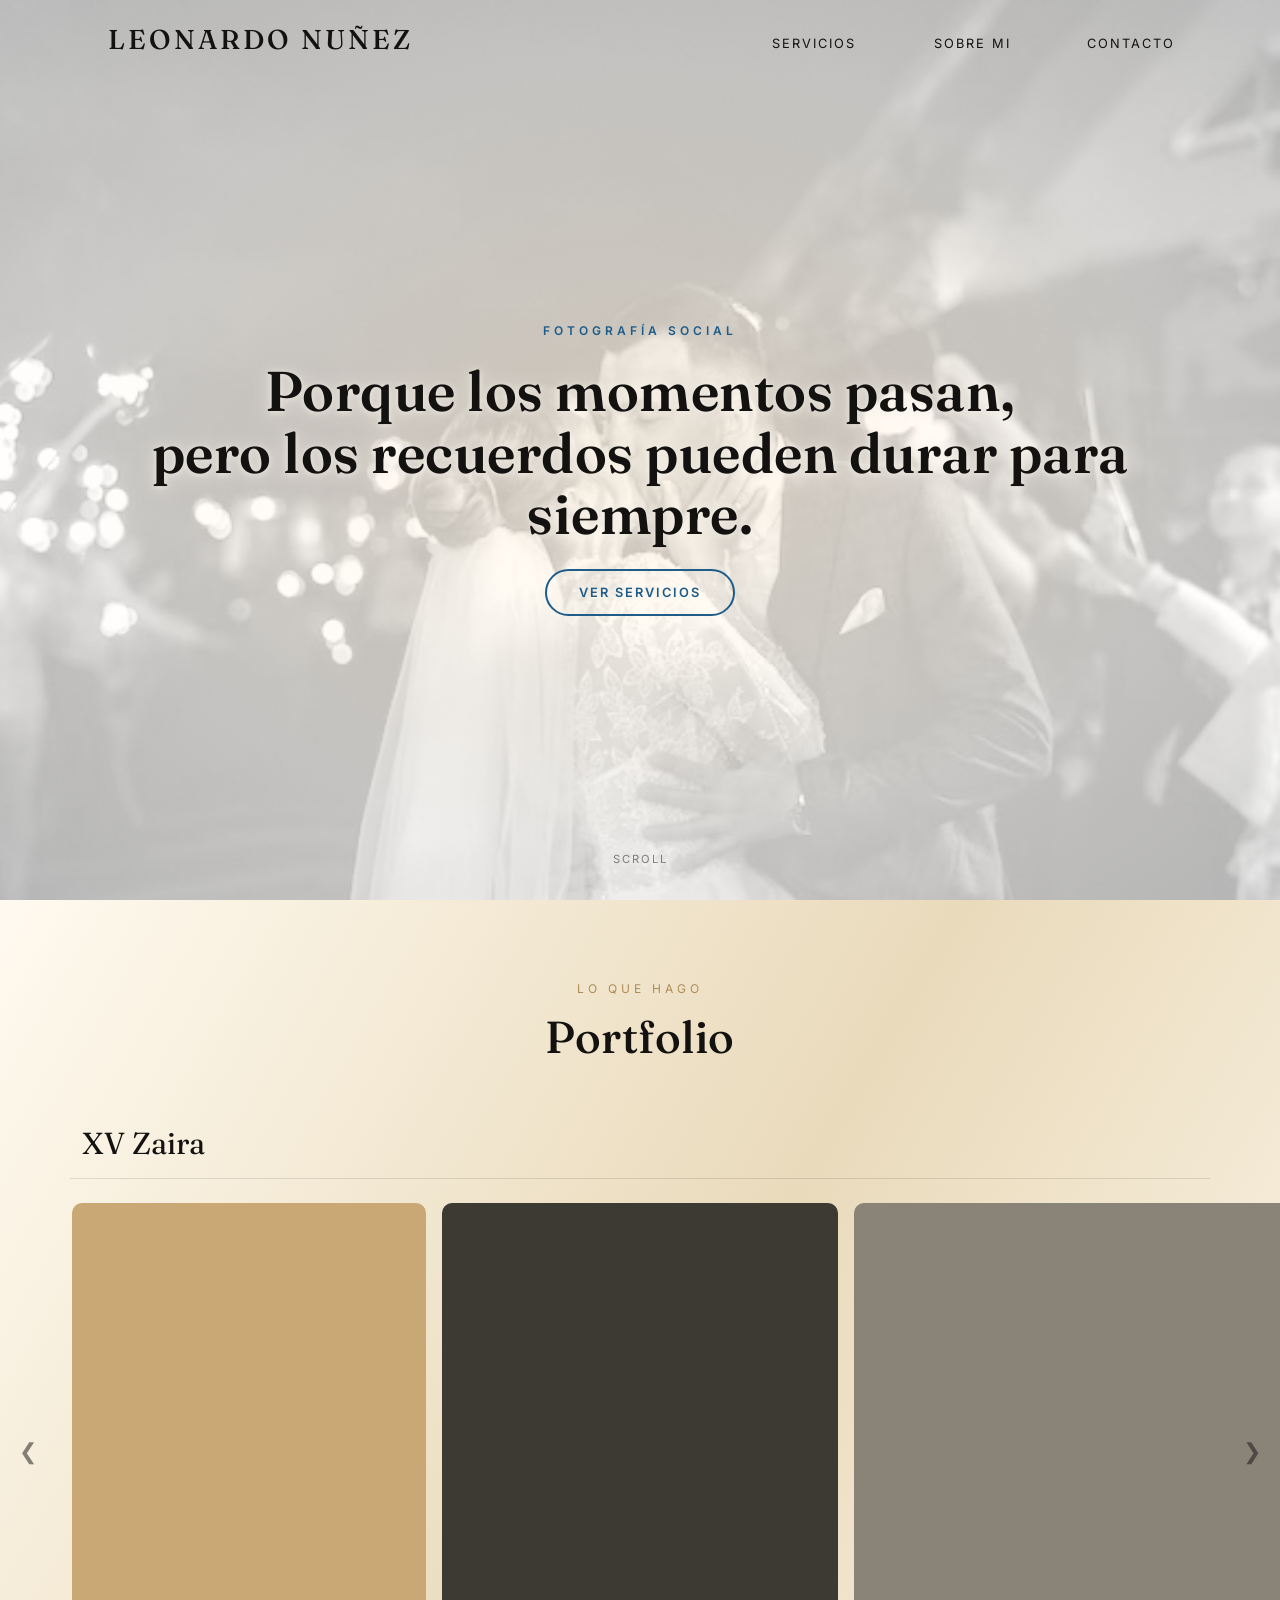
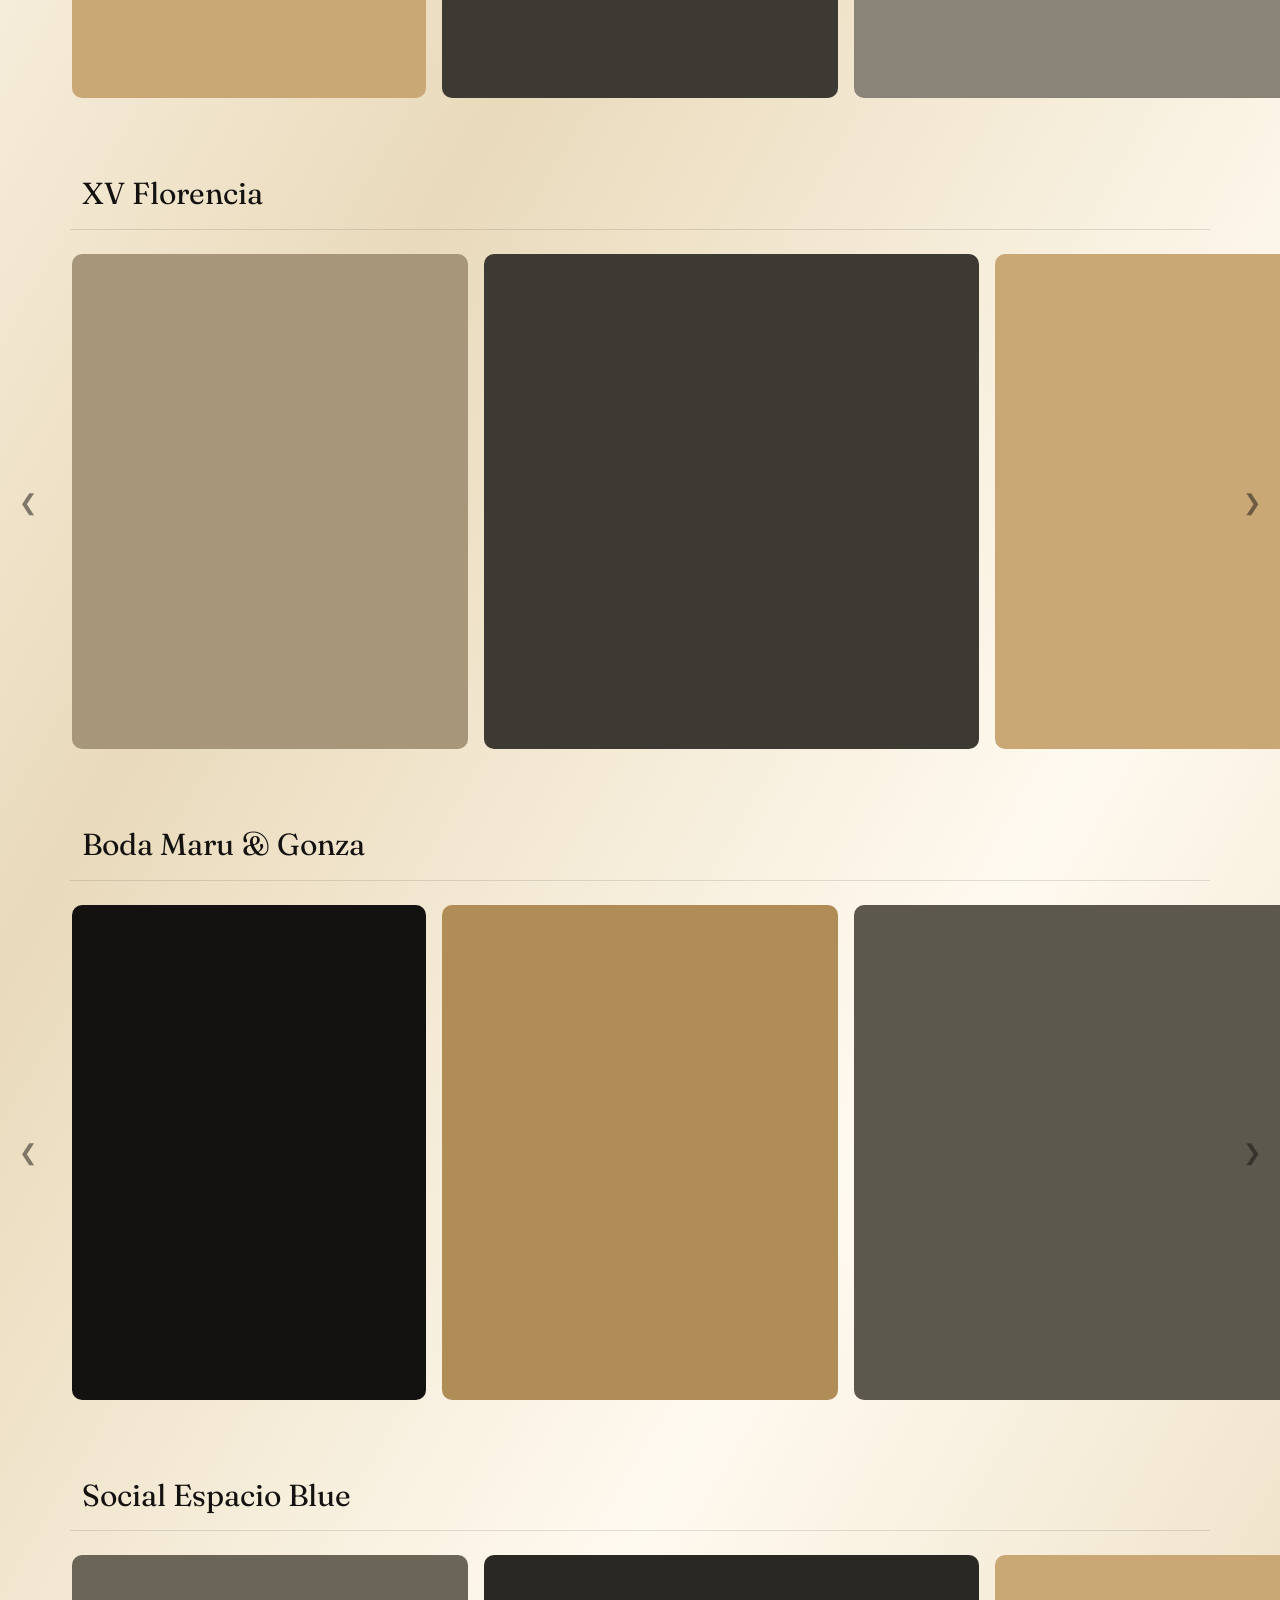
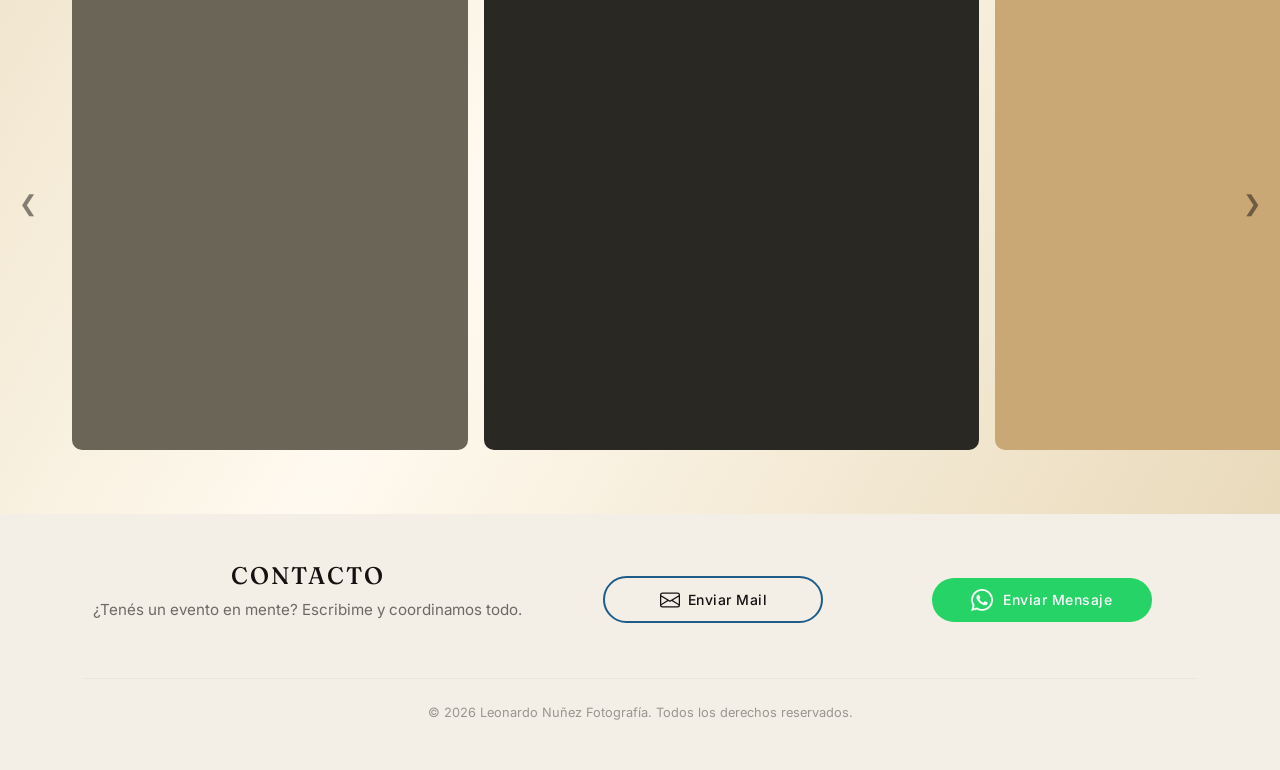
<file: index.html>
<!DOCTYPE html>
<html lang="es">

<head>
    <meta charset="UTF-8">
    <meta http-equiv="X-UA-Compatible" content="IE=edge">
    <meta name="viewport" content="width=device-width, initial-scale=1.0">
    <title>Leo Nuñez - Fotografía</title>
    <meta name="description"
        content="Pagina web portfolio para Leonardo Nuñez fotografo profesional de eventos, cumpleaños de 15 y casamientos">
    <link rel="preconnect" href="https://fonts.googleapis.com">
    <link rel="preconnect" href="https://fonts.gstatic.com" crossorigin>
    <link href="https://fonts.googleapis.com/css2?family=Cormorant+Garamond:wght@400;500;600&family=Inter:wght@400;500;600&display=swap" rel="stylesheet">
    <link href="https://fonts.googleapis.com/css2?family=Fraunces:opsz,wght@9..144,500;9..144,600&family=Inter:wght@400;500;600&display=swap" rel="stylesheet">
    <link rel="stylesheet" href="css/bootstrap.min.css">
    <link rel="stylesheet" href="css/estilos.css">
</head>

<body>
    <div class="container-fluid" id="hero">
        <header class="container">
            <nav class="row justify-content-between align-items-center py-3">
                <div class="col-md-4">
                    <div class="row justify-content-between align-items-center">
                        <a class="btn" href="">
                            <h1 class="logo">LEONARDO NUÑEZ</h1>
                        </a>
                    </div>
                </div>
                <div class="col-md-5">
                    <div class="row justify-content-between align-items-center">
                        <a class="col-md-4 text-center btn btn-nav" href="#servicios">SERVICIOS</a>
                        <a class="col-md-4 text-center btn btn-nav" href="sobremi.html">SOBRE MI</a>
                        <a class="col-md-4 text-center btn btn-nav" href="#contacto">CONTACTO</a>
                    </div>
                </div>
            </nav>
        </header>

        <div class="particulas" aria-hidden="true">
            <span class="particula" style="left: 0%; animation-duration: 32s; animation-delay: -12.6s;"></span>
            <span class="particula" style="left: 0.6%; animation-duration: 45s; animation-delay: -4.2s;"></span>
            <span class="particula" style="left: 3.2%; animation-duration: 44s; animation-delay: -9.4s;"></span>
            <span class="particula" style="left: 3.8%; animation-duration: 41s; animation-delay: -2.9s;"></span>
            <span class="particula" style="left: 5.3%; animation-duration: 41s; animation-delay: -2.4s;"></span>
            <span class="particula" style="left: 7.8%; animation-duration: 35s; animation-delay: -22.1s;"></span>
            <span class="particula" style="left: 9.4%; animation-duration: 29s; animation-delay: -16.7s;"></span>
            <span class="particula" style="left: 10.5%; animation-duration: 35s; animation-delay: -1.6s;"></span>
            <span class="particula" style="left: 13.0%; animation-duration: 37s; animation-delay: -15.5s;"></span>
            <span class="particula" style="left: 13.9%; animation-duration: 46s; animation-delay: -14.2s;"></span>
            <span class="particula" style="left: 15.9%; animation-duration: 33s; animation-delay: -3.4s;"></span>
            <span class="particula" style="left: 17.0%; animation-duration: 34s; animation-delay: -12.7s;"></span>
            <span class="particula" style="left: 18.5%; animation-duration: 30s; animation-delay: -16.9s;"></span>
            <span class="particula" style="left: 20.1%; animation-duration: 43s; animation-delay: -29.3s;"></span>
            <span class="particula" style="left: 21.3%; animation-duration: 38s; animation-delay: -17.7s;"></span>
            <span class="particula" style="left: 23.8%; animation-duration: 39s; animation-delay: -11.7s;"></span>
            <span class="particula" style="left: 25.1%; animation-duration: 35s; animation-delay: -2.9s;"></span>
            <span class="particula" style="left: 25.6%; animation-duration: 43s; animation-delay: -37.6s;"></span>
            <span class="particula" style="left: 28.0%; animation-duration: 37s; animation-delay: -22.5s;"></span>
            <span class="particula" style="left: 28.2%; animation-duration: 44s; animation-delay: -18.4s;"></span>
            <span class="particula" style="left: 31.1%; animation-duration: 32s; animation-delay: -29.9s;"></span>
            <span class="particula" style="left: 32.0%; animation-duration: 30s; animation-delay: -22.9s;"></span>
            <span class="particula" style="left: 33.8%; animation-duration: 38s; animation-delay: -12.9s;"></span>
            <span class="particula" style="left: 34.9%; animation-duration: 43s; animation-delay: -24.9s;"></span>
            <span class="particula" style="left: 36.7%; animation-duration: 30s; animation-delay: -28.3s;"></span>
            <span class="particula" style="left: 38.2%; animation-duration: 30s; animation-delay: -1.8s;"></span>
            <span class="particula" style="left: 40.2%; animation-duration: 46s; animation-delay: -45.7s;"></span>
            <span class="particula" style="left: 42.0%; animation-duration: 37s; animation-delay: -26.5s;"></span>
            <span class="particula" style="left: 43.6%; animation-duration: 39s; animation-delay: -0.9s;"></span>
            <span class="particula" style="left: 44.3%; animation-duration: 33s; animation-delay: -20.2s;"></span>
            <span class="particula" style="left: 45.9%; animation-duration: 34s; animation-delay: -26.1s;"></span>
            <span class="particula" style="left: 46.7%; animation-duration: 35s; animation-delay: -13.9s;"></span>
            <span class="particula" style="left: 49.8%; animation-duration: 43s; animation-delay: -3.5s;"></span>
            <span class="particula" style="left: 50.4%; animation-duration: 45s; animation-delay: -12.5s;"></span>
            <span class="particula" style="left: 51.3%; animation-duration: 41s; animation-delay: -35.4s;"></span>
            <span class="particula" style="left: 53.2%; animation-duration: 41s; animation-delay: -40.4s;"></span>
            <span class="particula" style="left: 55.5%; animation-duration: 40s; animation-delay: -38.3s;"></span>
            <span class="particula" style="left: 56.0%; animation-duration: 33s; animation-delay: -5.0s;"></span>
            <span class="particula" style="left: 58.5%; animation-duration: 28s; animation-delay: -13.6s;"></span>
            <span class="particula" style="left: 59.9%; animation-duration: 36s; animation-delay: -10.1s;"></span>
            <span class="particula" style="left: 60.5%; animation-duration: 45s; animation-delay: -16.6s;"></span>
            <span class="particula" style="left: 62.9%; animation-duration: 32s; animation-delay: -22.1s;"></span>
            <span class="particula" style="left: 64.3%; animation-duration: 29s; animation-delay: -13.2s;"></span>
            <span class="particula" style="left: 66.6%; animation-duration: 45s; animation-delay: -17.7s;"></span>
            <span class="particula" style="left: 67.2%; animation-duration: 31s; animation-delay: -14.9s;"></span>
            <span class="particula" style="left: 68.7%; animation-duration: 34s; animation-delay: -2.3s;"></span>
            <span class="particula" style="left: 69.9%; animation-duration: 33s; animation-delay: -3.6s;"></span>
            <span class="particula" style="left: 72.2%; animation-duration: 31s; animation-delay: -0.0s;"></span>
            <span class="particula" style="left: 72.8%; animation-duration: 31s; animation-delay: -29.4s;"></span>
            <span class="particula" style="left: 75.3%; animation-duration: 30s; animation-delay: -26.2s;"></span>
            <span class="particula" style="left: 76.8%; animation-duration: 32s; animation-delay: -20.3s;"></span>
            <span class="particula" style="left: 79.0%; animation-duration: 39s; animation-delay: -18.5s;"></span>
            <span class="particula" style="left: 78.9%; animation-duration: 43s; animation-delay: -42.7s;"></span>
            <span class="particula" style="left: 81.1%; animation-duration: 43s; animation-delay: -13.4s;"></span>
            <span class="particula" style="left: 82.0%; animation-duration: 38s; animation-delay: -28.1s;"></span>
            <span class="particula" style="left: 84.2%; animation-duration: 33s; animation-delay: -17.0s;"></span>
            <span class="particula" style="left: 85.2%; animation-duration: 44s; animation-delay: -15.9s;"></span>
            <span class="particula" style="left: 87.7%; animation-duration: 28s; animation-delay: -21.2s;"></span>
            <span class="particula" style="left: 88.4%; animation-duration: 30s; animation-delay: -20.9s;"></span>
            <span class="particula" style="left: 89.9%; animation-duration: 39s; animation-delay: -35.4s;"></span>
            <span class="particula" style="left: 91.6%; animation-duration: 35s; animation-delay: -18.6s;"></span>
            <span class="particula" style="left: 94.0%; animation-duration: 38s; animation-delay: -24.2s;"></span>
            <span class="particula" style="left: 95.2%; animation-duration: 34s; animation-delay: -27.4s;"></span>
            <span class="particula" style="left: 97.1%; animation-duration: 35s; animation-delay: -7.0s;"></span>
            <span class="particula" style="left: 98.0%; animation-duration: 28s; animation-delay: -27.7s;"></span>
        </div>

        <div class="hero-content">
            <span class="eyebrow">Fotografía social</span>
            <h1 class="hero-title">Porque los momentos pasan,<br>pero los recuerdos pueden durar para siempre.</h1>
            <a href="#servicios" class="btn-dorado">Ver servicios</a>
        </div>

        <div class="scroll-cue">Scroll</div>
    </div>

    <main>
        <section id="servicios" class="container-fluid px-0">
            <div class="container">
                <span class="servicios-eyebrow">Lo que hago</span>
                <h2>Portfolio</h2>
            </div>

            <article class="evento-bloque">
                <button class="evento-titulo fade-in-scroll container evento-toggle" data-panel="panel-zaira" aria-expanded="false">
                    XV Zaira
                    <span class="evento-toggle-derecha"><span class="evento-toggle-hint">Ver más</span><span class="evento-toggle-icono">&#43;</span></span>
                </button>
                <div class="evento-panel" id="panel-zaira">
                    <div class="carrusel-fotos-wrap">
                        <button class="carrusel-flecha carrusel-flecha-izq" aria-label="Anterior" data-target="carrusel-zaira">&#10094;</button>
                        <div class="carrusel-fotos" id="carrusel-zaira">
                            <div class="carrusel-foto ph-5-7 fade-in-scroll" style="background-color:#C9A876;"></div>
                            <div class="carrusel-foto ph-4-5 fade-in-scroll" style="background-color:#3d3a34;"></div>
                            <div class="carrusel-foto ph-cuadrado fade-in-scroll" style="background-color:#8a8377;"></div>
                            <div class="carrusel-foto ph-5-7 fade-in-scroll" style="background-color:#B08D57;"></div>
                            <div class="carrusel-foto ph-4-5 fade-in-scroll" style="background-color:#2a2823;"></div>
                            <div class="carrusel-foto ph-cuadrado fade-in-scroll" style="background-color:#a8967a;"></div>
                            <div class="carrusel-foto ph-5-7 fade-in-scroll" style="background-color:#5c584e;"></div>
                            <div class="carrusel-foto ph-4-5 fade-in-scroll" style="background-color:#141210;"></div>
                        </div>
                        <button class="carrusel-flecha carrusel-flecha-der" aria-label="Siguiente" data-target="carrusel-zaira">&#10095;</button>
                    </div>
                    <div class="evento-panel-mobile">
                        <div class="evento-foto-mobile ph-5-7" style="background-color:#C9A876;"></div>
                        <div class="evento-foto-mobile ph-4-5" style="background-color:#3d3a34;"></div>
                        <div class="evento-foto-mobile ph-cuadrado" style="background-color:#8a8377;"></div>
                        <div class="evento-foto-mobile ph-5-7" style="background-color:#B08D57;"></div>
                        <div class="evento-foto-mobile ph-4-5" style="background-color:#2a2823;"></div>
                        <div class="evento-foto-mobile ph-cuadrado" style="background-color:#a8967a;"></div>
                        <div class="evento-foto-mobile ph-5-7" style="background-color:#5c584e;"></div>
                        <div class="evento-foto-mobile ph-4-5" style="background-color:#141210;"></div>
                    </div>
                </div>
            </article>

            <article class="evento-bloque">
                <button class="evento-titulo fade-in-scroll container evento-toggle" data-panel="panel-florencia" aria-expanded="false">
                    XV Florencia
                    <span class="evento-toggle-derecha"><span class="evento-toggle-hint">Ver más</span><span class="evento-toggle-icono">&#43;</span></span>
                </button>
                <div class="evento-panel" id="panel-florencia">
                    <div class="carrusel-fotos-wrap">
                        <button class="carrusel-flecha carrusel-flecha-izq" aria-label="Anterior" data-target="carrusel-florencia">&#10094;</button>
                        <div class="carrusel-fotos" id="carrusel-florencia">
                            <div class="carrusel-foto ph-4-5 fade-in-scroll" style="background-color:#a8967a;"></div>
                            <div class="carrusel-foto ph-cuadrado fade-in-scroll" style="background-color:#3d3a34;"></div>
                            <div class="carrusel-foto ph-4-5 fade-in-scroll" style="background-color:#C9A876;"></div>
                        </div>
                        <button class="carrusel-flecha carrusel-flecha-der" aria-label="Siguiente" data-target="carrusel-florencia">&#10095;</button>
                    </div>
                    <div class="evento-panel-mobile">
                        <div class="evento-foto-mobile ph-4-5" style="background-color:#a8967a;"></div>
                        <div class="evento-foto-mobile ph-cuadrado" style="background-color:#3d3a34;"></div>
                        <div class="evento-foto-mobile ph-4-5" style="background-color:#C9A876;"></div>
                    </div>
                </div>
            </article>

            <article class="evento-bloque">
                <button class="evento-titulo fade-in-scroll container evento-toggle" data-panel="panel-boda" aria-expanded="false">
                    Boda Maru &amp; Gonza
                    <span class="evento-toggle-derecha"><span class="evento-toggle-hint">Ver más</span><span class="evento-toggle-icono">&#43;</span></span>
                </button>
                <div class="evento-panel" id="panel-boda">
                    <div class="carrusel-fotos-wrap">
                        <button class="carrusel-flecha carrusel-flecha-izq" aria-label="Anterior" data-target="carrusel-boda">&#10094;</button>
                        <div class="carrusel-fotos" id="carrusel-boda">
                            <div class="carrusel-foto ph-5-7 fade-in-scroll" style="background-color:#141210;"></div>
                            <div class="carrusel-foto ph-4-5 fade-in-scroll" style="background-color:#B08D57;"></div>
                            <div class="carrusel-foto ph-cuadrado fade-in-scroll" style="background-color:#5c584e;"></div>
                            <div class="carrusel-foto ph-4-5 fade-in-scroll" style="background-color:#8a8377;"></div>
                            <div class="carrusel-foto ph-5-7 fade-in-scroll" style="background-color:#d9c9a8;"></div>
                        </div>
                        <button class="carrusel-flecha carrusel-flecha-der" aria-label="Siguiente" data-target="carrusel-boda">&#10095;</button>
                    </div>
                    <div class="evento-panel-mobile">
                        <div class="evento-foto-mobile ph-5-7" style="background-color:#141210;"></div>
                        <div class="evento-foto-mobile ph-4-5" style="background-color:#B08D57;"></div>
                        <div class="evento-foto-mobile ph-cuadrado" style="background-color:#5c584e;"></div>
                        <div class="evento-foto-mobile ph-4-5" style="background-color:#8a8377;"></div>
                        <div class="evento-foto-mobile ph-5-7" style="background-color:#d9c9a8;"></div>
                    </div>
                </div>
            </article>

            <article class="evento-bloque evento-bloque-ultimo">
                <button class="evento-titulo fade-in-scroll container evento-toggle" data-panel="panel-blue" aria-expanded="false">
                    Social Espacio Blue
                    <span class="evento-toggle-derecha"><span class="evento-toggle-hint">Ver más</span><span class="evento-toggle-icono">&#43;</span></span>
                </button>
                <div class="evento-panel" id="panel-blue">
                    <div class="carrusel-fotos-wrap">
                        <button class="carrusel-flecha carrusel-flecha-izq" aria-label="Anterior" data-target="carrusel-blue">&#10094;</button>
                        <div class="carrusel-fotos" id="carrusel-blue">
                            <div class="carrusel-foto ph-4-5 fade-in-scroll" style="background-color:#6b6558;"></div>
                            <div class="carrusel-foto ph-cuadrado fade-in-scroll" style="background-color:#2a2823;"></div>
                            <div class="carrusel-foto ph-cuadrado fade-in-scroll" style="background-color:#C9A876;"></div>
                            <div class="carrusel-foto ph-4-5 fade-in-scroll" style="background-color:#3d3a34;"></div>
                            <div class="carrusel-foto ph-4-5 fade-in-scroll" style="background-color:#a8967a;"></div>
                            <div class="carrusel-foto ph-cuadrado fade-in-scroll" style="background-color:#141210;"></div>
                            <div class="carrusel-foto ph-cuadrado fade-in-scroll" style="background-color:#5c584e;"></div>
                            <div class="carrusel-foto ph-4-5 fade-in-scroll" style="background-color:#B08D57;"></div>
                        </div>
                        <button class="carrusel-flecha carrusel-flecha-der" aria-label="Siguiente" data-target="carrusel-blue">&#10095;</button>
                    </div>
                    <div class="evento-panel-mobile">
                        <div class="evento-foto-mobile ph-4-5" style="background-color:#6b6558;"></div>
                        <div class="evento-foto-mobile ph-cuadrado" style="background-color:#2a2823;"></div>
                        <div class="evento-foto-mobile ph-cuadrado" style="background-color:#C9A876;"></div>
                        <div class="evento-foto-mobile ph-4-5" style="background-color:#3d3a34;"></div>
                        <div class="evento-foto-mobile ph-4-5" style="background-color:#a8967a;"></div>
                        <div class="evento-foto-mobile ph-cuadrado" style="background-color:#141210;"></div>
                        <div class="evento-foto-mobile ph-cuadrado" style="background-color:#5c584e;"></div>
                        <div class="evento-foto-mobile ph-4-5" style="background-color:#B08D57;"></div>
                    </div>
                </div>
            </article>
        </section>
    </main>

    <footer class="container-fluid" id="contacto">
        <div class="particulas" aria-hidden="true">
            <span class="particula" style="left: 0.1%; animation-duration: 36s; animation-delay: -8.4s;"></span>
            <span class="particula" style="left: 3.2%; animation-duration: 33s; animation-delay: -21.5s;"></span>
            <span class="particula" style="left: 5.8%; animation-duration: 40s; animation-delay: -21.1s;"></span>
            <span class="particula" style="left: 8.5%; animation-duration: 40s; animation-delay: -24.7s;"></span>
            <span class="particula" style="left: 10.1%; animation-duration: 36s; animation-delay: -19.0s;"></span>
            <span class="particula" style="left: 12.5%; animation-duration: 36s; animation-delay: -22.9s;"></span>
            <span class="particula" style="left: 14.7%; animation-duration: 30s; animation-delay: -15.5s;"></span>
            <span class="particula" style="left: 18.4%; animation-duration: 37s; animation-delay: -22.5s;"></span>
            <span class="particula" style="left: 20.6%; animation-duration: 32s; animation-delay: -26.1s;"></span>
            <span class="particula" style="left: 22.2%; animation-duration: 31s; animation-delay: -17.2s;"></span>
            <span class="particula" style="left: 25.5%; animation-duration: 27s; animation-delay: -23.3s;"></span>
            <span class="particula" style="left: 27.3%; animation-duration: 40s; animation-delay: -11.4s;"></span>
            <span class="particula" style="left: 29.6%; animation-duration: 40s; animation-delay: -2.6s;"></span>
            <span class="particula" style="left: 32.4%; animation-duration: 36s; animation-delay: -11.6s;"></span>
            <span class="particula" style="left: 34.7%; animation-duration: 30s; animation-delay: -9.6s;"></span>
            <span class="particula" style="left: 37.4%; animation-duration: 36s; animation-delay: -11.0s;"></span>
            <span class="particula" style="left: 40.0%; animation-duration: 28s; animation-delay: -19.2s;"></span>
            <span class="particula" style="left: 43.5%; animation-duration: 31s; animation-delay: -27.1s;"></span>
            <span class="particula" style="left: 45.7%; animation-duration: 34s; animation-delay: -29.0s;"></span>
            <span class="particula" style="left: 46.9%; animation-duration: 27s; animation-delay: -3.2s;"></span>
            <span class="particula" style="left: 49.9%; animation-duration: 26s; animation-delay: -10.7s;"></span>
            <span class="particula" style="left: 52.5%; animation-duration: 39s; animation-delay: -7.5s;"></span>
            <span class="particula" style="left: 55.6%; animation-duration: 33s; animation-delay: -19.7s;"></span>
            <span class="particula" style="left: 58.4%; animation-duration: 35s; animation-delay: -18.9s;"></span>
            <span class="particula" style="left: 60.9%; animation-duration: 30s; animation-delay: -14.6s;"></span>
            <span class="particula" style="left: 61.8%; animation-duration: 32s; animation-delay: -12.1s;"></span>
            <span class="particula" style="left: 65.9%; animation-duration: 27s; animation-delay: -18.0s;"></span>
            <span class="particula" style="left: 67.3%; animation-duration: 40s; animation-delay: -21.7s;"></span>
            <span class="particula" style="left: 70.2%; animation-duration: 31s; animation-delay: -27.1s;"></span>
            <span class="particula" style="left: 73.6%; animation-duration: 39s; animation-delay: -6.4s;"></span>
            <span class="particula" style="left: 75.4%; animation-duration: 35s; animation-delay: -16.9s;"></span>
            <span class="particula" style="left: 78.3%; animation-duration: 40s; animation-delay: -24.1s;"></span>
            <span class="particula" style="left: 80.9%; animation-duration: 33s; animation-delay: -9.2s;"></span>
            <span class="particula" style="left: 83.8%; animation-duration: 32s; animation-delay: -8.3s;"></span>
            <span class="particula" style="left: 86.2%; animation-duration: 38s; animation-delay: -18.3s;"></span>
            <span class="particula" style="left: 87.0%; animation-duration: 32s; animation-delay: -10.2s;"></span>
            <span class="particula" style="left: 91.4%; animation-duration: 28s; animation-delay: -3.0s;"></span>
            <span class="particula" style="left: 92.3%; animation-duration: 37s; animation-delay: -11.8s;"></span>
            <span class="particula" style="left: 96.4%; animation-duration: 40s; animation-delay: -24.9s;"></span>
            <span class="particula" style="left: 98.5%; animation-duration: 31s; animation-delay: -25.8s;"></span>
        </div>
        <div class="container py-5">
            <div class="row justify-content-center align-items-center gy-4">
                <div class="col-12 col-md-5 text-center text-md-start">
                    <h3>Contacto</h3>
                    <p class="footer-subtitle">¿Tenés un evento en mente? Escribime y coordinamos todo.</p>
                </div>

                <div class="col-12 col-md-7">
                    <div class="row justify-content-center gy-3 gx-3">
                        <div class="col-12 col-md-6 footer-item">
                            <a href="mailto:leonunez@gmail.com" class="button-mail">
                                <svg xmlns="http://www.w3.org/2000/svg" width="20" height="20" fill="currentColor" viewBox="0 0 16 16">
                                    <path d="M0 4a2 2 0 0 1 2-2h12a2 2 0 0 1 2 2v8a2 2 0 0 1-2 2H2a2 2 0 0 1-2-2V4Zm2-1a1 1 0 0 0-1 1v.217l7 4.2 7-4.2V4a1 1 0 0 0-1-1H2Zm13 2.383-4.708 2.825L15 11.105V5.383Zm-.034 6.876-5.64-3.471L8 9.583l-1.326-.795-5.64 3.47A1 1 0 0 0 2 13h12a1 1 0 0 0 .966-.741ZM1 11.105l4.708-2.897L1 5.383v5.722Z"/>
                                </svg>
                                Enviar Mail
                            </a>
                        </div>

                        <div class="col-12 col-md-6 footer-item">
                            <a href="https://wa.me/5491112345678" class="button-whatsapp" target="_blank" rel="noopener">
                                <img src="img/whatsapp-white-icon.png.webp" alt="WhatsApp"> Enviar Mensaje
                            </a>
                        </div>
                    </div>
                </div>
            </div>

            <hr class="footer-divider">

            <div class="row justify-content-center text-center">
                <div class="col-12">
                    <p class="footer-copy mb-0">&copy; <span id="anio"></span> Leonardo Nuñez Fotografía. Todos los derechos reservados.</p>
                </div>
            </div>
        </div>
    </footer>

    <script>
        document.getElementById('anio').textContent = new Date().getFullYear();
    </script>

    <script src="js/bootstrap.bundle.min.js"></script>
    <script src="js/scroll-reveal.js"></script>
    <script src="js/carrusel-fotos.js"></script>
</body>

</html>
</file>
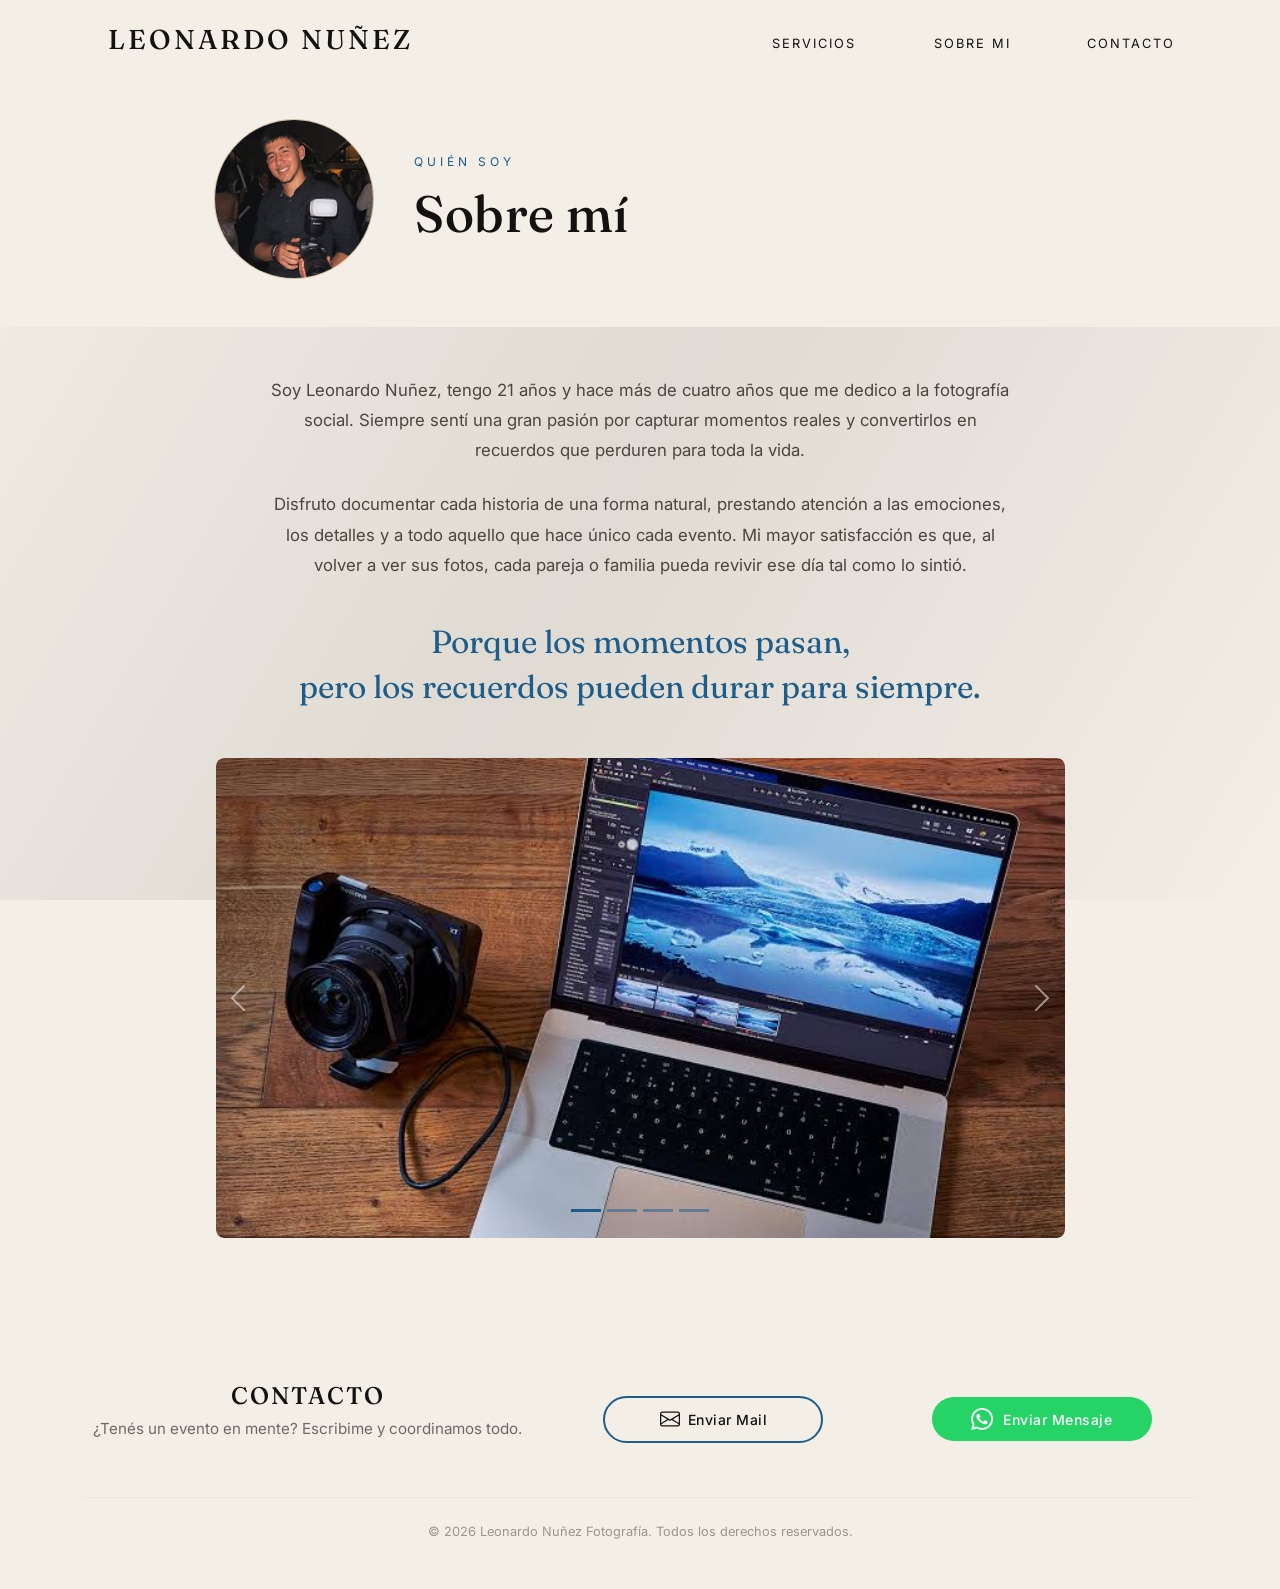
<file: sobremi.html>
<!DOCTYPE html>
<html lang="es">

<head>
    <meta charset="UTF-8">
    <meta http-equiv="X-UA-Compatible" content="IE=edge">
    <meta name="viewport" content="width=device-width, initial-scale=1.0">
    <title>Leo Nuñez - Fotografía</title>
    <meta name="description"
        content="Pagina web portfolio para Leonardo Nuñez fotografo profesional de eventos, cumpleaños de 15 y casamientos">
    <link rel="preconnect" href="https://fonts.googleapis.com">
    <link rel="preconnect" href="https://fonts.gstatic.com" crossorigin>
    <link href="https://fonts.googleapis.com/css2?family=Fraunces:opsz,wght@9..144,500;9..144,600&family=Inter:wght@400;500;600&display=swap" rel="stylesheet">
    <link rel="stylesheet" href="css/bootstrap.min.css">
    <link rel="stylesheet" href="css/estilos.css">
</head>

<body>
    <div class="container-fluid" id="heroSobreMi">
        <header class="container">
            <nav class="row justify-content-between align-items-center py-3">
                <div class="col-md-4">
                    <div class="row justify-content-between align-items-center">
                        <a class="btn" href="">
                            <h1 class="logo">LEONARDO NUÑEZ</h1>
                        </a>
                    </div>
                </div>
                <div class="col-md-5">
                    <div class="row justify-content-between align-items-center">
                        <a class="col-md-4 text-center btn btn-nav" href="index.html">SERVICIOS</a>
                        <a class="col-md-4 text-center btn btn-nav" href="">SOBRE MI</a>
                        <a class="col-md-4 text-center btn btn-nav" href="#contacto">CONTACTO</a>
                    </div>
                </div>
            </nav>
        </header>

        <div class="particulas" aria-hidden="true">
            <span class="particula" style="left: 0%; animation-duration: 35s; animation-delay: -14.6s;"></span>
            <span class="particula" style="left: 2.1%; animation-duration: 37s; animation-delay: -8.0s;"></span>
            <span class="particula" style="left: 5.6%; animation-duration: 36s; animation-delay: -34.7s;"></span>
            <span class="particula" style="left: 6.9%; animation-duration: 32s; animation-delay: -7.6s;"></span>
            <span class="particula" style="left: 9.1%; animation-duration: 29s; animation-delay: -27.1s;"></span>
            <span class="particula" style="left: 12.4%; animation-duration: 26s; animation-delay: -20.6s;"></span>
            <span class="particula" style="left: 14.5%; animation-duration: 27s; animation-delay: -18.7s;"></span>
            <span class="particula" style="left: 17.5%; animation-duration: 35s; animation-delay: -27.0s;"></span>
            <span class="particula" style="left: 19.9%; animation-duration: 31s; animation-delay: -1.1s;"></span>
            <span class="particula" style="left: 22.3%; animation-duration: 31s; animation-delay: -21.5s;"></span>
            <span class="particula" style="left: 25.4%; animation-duration: 29s; animation-delay: -0.7s;"></span>
            <span class="particula" style="left: 28.1%; animation-duration: 25s; animation-delay: -3.1s;"></span>
            <span class="particula" style="left: 31.0%; animation-duration: 31s; animation-delay: -5.0s;"></span>
            <span class="particula" style="left: 33.1%; animation-duration: 30s; animation-delay: -14.5s;"></span>
            <span class="particula" style="left: 34.6%; animation-duration: 24s; animation-delay: -11.3s;"></span>
            <span class="particula" style="left: 38.3%; animation-duration: 25s; animation-delay: -19.5s;"></span>
            <span class="particula" style="left: 39.6%; animation-duration: 36s; animation-delay: -32.2s;"></span>
            <span class="particula" style="left: 43.2%; animation-duration: 36s; animation-delay: -32.3s;"></span>
            <span class="particula" style="left: 46.2%; animation-duration: 25s; animation-delay: -3.1s;"></span>
            <span class="particula" style="left: 47.7%; animation-duration: 37s; animation-delay: -14.4s;"></span>
            <span class="particula" style="left: 49.9%; animation-duration: 26s; animation-delay: -23.1s;"></span>
            <span class="particula" style="left: 52.6%; animation-duration: 29s; animation-delay: -27.7s;"></span>
            <span class="particula" style="left: 55.3%; animation-duration: 29s; animation-delay: -28.9s;"></span>
            <span class="particula" style="left: 57.6%; animation-duration: 24s; animation-delay: -20.0s;"></span>
            <span class="particula" style="left: 59.6%; animation-duration: 35s; animation-delay: -34.7s;"></span>
            <span class="particula" style="left: 62.8%; animation-duration: 31s; animation-delay: -2.2s;"></span>
            <span class="particula" style="left: 65.5%; animation-duration: 32s; animation-delay: -7.1s;"></span>
            <span class="particula" style="left: 68.1%; animation-duration: 32s; animation-delay: -31.4s;"></span>
            <span class="particula" style="left: 69.6%; animation-duration: 34s; animation-delay: -5.8s;"></span>
            <span class="particula" style="left: 72.6%; animation-duration: 38s; animation-delay: -12.6s;"></span>
            <span class="particula" style="left: 75.9%; animation-duration: 38s; animation-delay: -11.7s;"></span>
            <span class="particula" style="left: 77.1%; animation-duration: 25s; animation-delay: -23.1s;"></span>
            <span class="particula" style="left: 79.8%; animation-duration: 30s; animation-delay: -11.2s;"></span>
            <span class="particula" style="left: 83.3%; animation-duration: 34s; animation-delay: -17.7s;"></span>
            <span class="particula" style="left: 85.8%; animation-duration: 27s; animation-delay: -11.0s;"></span>
            <span class="particula" style="left: 88.9%; animation-duration: 35s; animation-delay: -20.7s;"></span>
            <span class="particula" style="left: 91.2%; animation-duration: 31s; animation-delay: -15.7s;"></span>
            <span class="particula" style="left: 93.3%; animation-duration: 38s; animation-delay: -33.3s;"></span>
            <span class="particula" style="left: 94.8%; animation-duration: 25s; animation-delay: -11.0s;"></span>
            <span class="particula" style="left: 97.8%; animation-duration: 35s; animation-delay: -16.9s;"></span>
        </div>

        <div class="sobremi-hero-content">
            <figure class="sobremi-hero-photo fade-in-scroll">
                <img src="img/IMG_5636 1.png" alt="Leonardo Nuñez posando con una camara en las manos y sonriendo">
            </figure>
            <div class="sobremi-hero-text fade-in-left">
                <span class="eyebrow">Quién soy</span>
                <h1>Sobre mí</h1>
            </div>
        </div>
    </div>

    <main>
        <section class="container py-5" id="sobreMi">
            <div class="row justify-content-center">
                <div class="col-md-8 sobremi-texto">
                    <!-- <p>Soy Leonardo Nuñez, tengo 21 años y hace más de cuatro años que me dedico a la fotografía social. Siempre sentí una gran pasión por capturar momentos reales y convertirlos en recuerdos que perduren para toda la vida.</p>
                    <p>Disfruto documentar cada historia de una forma natural, prestando atención a las emociones, los detalles y a todo aquello que hace único cada evento. Mi mayor satisfacción es que, al volver a ver sus fotos, cada pareja o familia pueda revivir ese día tal como lo sintió.</p> -->
                    <p class="fade-in-scroll">Soy Leonardo Nuñez, tengo 21 años y hace más de cuatro años que me dedico a la fotografía social. Siempre sentí una gran pasión por capturar momentos reales y convertirlos en recuerdos que perduren para toda la vida.</p>
                    <p class="fade-in-scroll stagger-1">Disfruto documentar cada historia de una forma natural, prestando atención a las emociones, los detalles y a todo aquello que hace único cada evento. Mi mayor satisfacción es que, al volver a ver sus fotos, cada pareja o familia pueda revivir ese día tal como lo sintió.</p>
                    <p class="sobremi-destacada fade-in-scroll stagger-2">Porque los momentos pasan,<br>pero los recuerdos pueden durar para siempre.</p>
                </div>
            </div>
            <div class="row justify-content-center py-5">
                <div id="carruselServicios" class="carousel slide col-md-9" data-bs-ride="carousel" data-bs-interval="3500">
                    <div class="carousel-indicators">
                        <button type="button" data-bs-target="#carruselServicios" data-bs-slide-to="0" class="active" aria-current="true" aria-label="Slide 1"></button>
                        <button type="button" data-bs-target="#carruselServicios" data-bs-slide-to="1" aria-label="Slide 2"></button>
                        <button type="button" data-bs-target="#carruselServicios" data-bs-slide-to="2" aria-label="Slide 3"></button>
                        <button type="button" data-bs-target="#carruselServicios" data-bs-slide-to="3" aria-label="Slide 4"></button>
                    </div>
                    <div class="carousel-inner">
                        <div class="carousel-item active">
                            <img src="img/carrusel1.jpg" class="d-block w-100" alt="Foto de evento 1">
                        </div>
                        <div class="carousel-item">
                            <img src="img/carrusel2.jpg" class="d-block w-100" alt="Foto de evento 2">
                        </div>
                        <div class="carousel-item">
                            <img src="img/carrusel3.jpg" class="d-block w-100" alt="Foto de evento 3">
                        </div>
                        <div class="carousel-item">
                            <img src="img/carrusel4.jpg" class="d-block w-100" alt="Foto de evento 4">
                        </div>
                    </div>
                    <button class="carousel-control-prev" type="button" data-bs-target="#carruselServicios" data-bs-slide="prev">
                        <span class="carousel-control-prev-icon" aria-hidden="true"></span>
                        <span class="visually-hidden">Anterior</span>
                    </button>
                    <button class="carousel-control-next" type="button" data-bs-target="#carruselServicios" data-bs-slide="next">
                        <span class="carousel-control-next-icon" aria-hidden="true"></span>
                        <span class="visually-hidden">Siguiente</span>
                    </button>
                </div>
            </div>
        </section>
    </main>

    <footer class="container-fluid" id="contacto">
        <div class="particulas" aria-hidden="true">
            <span class="particula" style="left: 0.1%; animation-duration: 36s; animation-delay: -8.4s;"></span>
            <span class="particula" style="left: 3.2%; animation-duration: 33s; animation-delay: -21.5s;"></span>
            <span class="particula" style="left: 5.8%; animation-duration: 40s; animation-delay: -21.1s;"></span>
            <span class="particula" style="left: 8.5%; animation-duration: 40s; animation-delay: -24.7s;"></span>
            <span class="particula" style="left: 10.1%; animation-duration: 36s; animation-delay: -19.0s;"></span>
            <span class="particula" style="left: 12.5%; animation-duration: 36s; animation-delay: -22.9s;"></span>
            <span class="particula" style="left: 14.7%; animation-duration: 30s; animation-delay: -15.5s;"></span>
            <span class="particula" style="left: 18.4%; animation-duration: 37s; animation-delay: -22.5s;"></span>
            <span class="particula" style="left: 20.6%; animation-duration: 32s; animation-delay: -26.1s;"></span>
            <span class="particula" style="left: 22.2%; animation-duration: 31s; animation-delay: -17.2s;"></span>
            <span class="particula" style="left: 25.5%; animation-duration: 27s; animation-delay: -23.3s;"></span>
            <span class="particula" style="left: 27.3%; animation-duration: 40s; animation-delay: -11.4s;"></span>
            <span class="particula" style="left: 29.6%; animation-duration: 40s; animation-delay: -2.6s;"></span>
            <span class="particula" style="left: 32.4%; animation-duration: 36s; animation-delay: -11.6s;"></span>
            <span class="particula" style="left: 34.7%; animation-duration: 30s; animation-delay: -9.6s;"></span>
            <span class="particula" style="left: 37.4%; animation-duration: 36s; animation-delay: -11.0s;"></span>
            <span class="particula" style="left: 40.0%; animation-duration: 28s; animation-delay: -19.2s;"></span>
            <span class="particula" style="left: 43.5%; animation-duration: 31s; animation-delay: -27.1s;"></span>
            <span class="particula" style="left: 45.7%; animation-duration: 34s; animation-delay: -29.0s;"></span>
            <span class="particula" style="left: 46.9%; animation-duration: 27s; animation-delay: -3.2s;"></span>
            <span class="particula" style="left: 49.9%; animation-duration: 26s; animation-delay: -10.7s;"></span>
            <span class="particula" style="left: 52.5%; animation-duration: 39s; animation-delay: -7.5s;"></span>
            <span class="particula" style="left: 55.6%; animation-duration: 33s; animation-delay: -19.7s;"></span>
            <span class="particula" style="left: 58.4%; animation-duration: 35s; animation-delay: -18.9s;"></span>
            <span class="particula" style="left: 60.9%; animation-duration: 30s; animation-delay: -14.6s;"></span>
            <span class="particula" style="left: 61.8%; animation-duration: 32s; animation-delay: -12.1s;"></span>
            <span class="particula" style="left: 65.9%; animation-duration: 27s; animation-delay: -18.0s;"></span>
            <span class="particula" style="left: 67.3%; animation-duration: 40s; animation-delay: -21.7s;"></span>
            <span class="particula" style="left: 70.2%; animation-duration: 31s; animation-delay: -27.1s;"></span>
            <span class="particula" style="left: 73.6%; animation-duration: 39s; animation-delay: -6.4s;"></span>
            <span class="particula" style="left: 75.4%; animation-duration: 35s; animation-delay: -16.9s;"></span>
            <span class="particula" style="left: 78.3%; animation-duration: 40s; animation-delay: -24.1s;"></span>
            <span class="particula" style="left: 80.9%; animation-duration: 33s; animation-delay: -9.2s;"></span>
            <span class="particula" style="left: 83.8%; animation-duration: 32s; animation-delay: -8.3s;"></span>
            <span class="particula" style="left: 86.2%; animation-duration: 38s; animation-delay: -18.3s;"></span>
            <span class="particula" style="left: 87.0%; animation-duration: 32s; animation-delay: -10.2s;"></span>
            <span class="particula" style="left: 91.4%; animation-duration: 28s; animation-delay: -3.0s;"></span>
            <span class="particula" style="left: 92.3%; animation-duration: 37s; animation-delay: -11.8s;"></span>
            <span class="particula" style="left: 96.4%; animation-duration: 40s; animation-delay: -24.9s;"></span>
            <span class="particula" style="left: 98.5%; animation-duration: 31s; animation-delay: -25.8s;"></span>
        </div>
        <div class="container py-5">
            <div class="row justify-content-center align-items-center gy-4">
                <div class="col-12 col-md-5 text-center text-md-start">
                    <h3>Contacto</h3>
                    <p class="footer-subtitle">¿Tenés un evento en mente? Escribime y coordinamos todo.</p>
                </div>

                <div class="col-12 col-md-7">
                    <div class="row justify-content-center gy-3 gx-3">
                        <div class="col-12 col-md-6 footer-item">
                            <a href="mailto:leonunez@gmail.com" class="button-mail">
                                <svg xmlns="http://www.w3.org/2000/svg" width="20" height="20" fill="currentColor" viewBox="0 0 16 16">
                                    <path d="M0 4a2 2 0 0 1 2-2h12a2 2 0 0 1 2 2v8a2 2 0 0 1-2 2H2a2 2 0 0 1-2-2V4Zm2-1a1 1 0 0 0-1 1v.217l7 4.2 7-4.2V4a1 1 0 0 0-1-1H2Zm13 2.383-4.708 2.825L15 11.105V5.383Zm-.034 6.876-5.64-3.471L8 9.583l-1.326-.795-5.64 3.47A1 1 0 0 0 2 13h12a1 1 0 0 0 .966-.741ZM1 11.105l4.708-2.897L1 5.383v5.722Z"/>
                                </svg>
                                Enviar Mail
                            </a>
                        </div>

                        <div class="col-12 col-md-6 footer-item">
                            <a href="https://wa.me/5491112345678" class="button-whatsapp" target="_blank" rel="noopener">
                                <img src="img/whatsapp-white-icon.png.webp" alt="WhatsApp"> Enviar Mensaje
                            </a>
                        </div>
                    </div>
                </div>
            </div>

            <hr class="footer-divider">

            <div class="row justify-content-center text-center">
                <div class="col-12">
                    <p class="footer-copy mb-0">&copy; <span id="anio"></span> Leonardo Nuñez Fotografía. Todos los derechos reservados.</p>
                </div>
            </div>
        </div>
    </footer>

    <script>
        document.getElementById('anio').textContent = new Date().getFullYear();
    </script>

    <script src="js/bootstrap.bundle.min.js"></script>
    <script src="js/scroll-reveal.js"></script>
</body>

</html>
</file>
<file: css/estilos.css>
/* ============================
   Variables de marca
   ============================ */
:root {
    --negro: #141210;
    --negro-suave: #1c1a17;
    --crema: #F3EEE6;
    --crema-suave: #EAE3D6;
    --dorado: #B08D57;
    --dorado-claro: #C9A876;
    --azul: #1E5C8A;
    --azul-claro: #3B82C4;
    --texto-secundario: #8a8377;
    --whatsapp: #25D366;
    --font-titulo: 'Fraunces', 'Georgia', serif;
    --font-cuerpo: 'Inter', 'Helvetica Neue', sans-serif;
}

body {
    font-family: var(--font-cuerpo);
    background-color: var(--crema);
    color: var(--negro);
    position: relative;
}

body::before {
    content: '';
    position: fixed;
    inset: 0;
    z-index: -2;
    background-image: linear-gradient(120deg,
        rgba(0,0,0,0) 0%,
        rgba(0,0,0,0.08) 20%,
        rgba(0,0,0,0) 40%,
        rgba(0,0,0,0.08) 60%,
        rgba(0,0,0,0) 80%,
        rgba(0,0,0,0.08) 100%);
    background-size: 250% 250%;
    animation: moverGradienteClaro 70s linear infinite;
}

@keyframes moverGradienteClaro {
    0% { background-position: 0% 0%; }
    100% { background-position: 100% 100%; }
}

h1, h2, h3, h4 {
    font-family: var(--font-titulo);
    font-weight: 500;
    letter-spacing: 0.5px;
}

/* ============================
   Header / Nav
   ============================ */
.logo {
    font-family: var(--font-titulo);
    font-size: 1.7rem;
    font-weight: 500;
    letter-spacing: 3px;
    text-decoration: none;
    text-align: center;
    color: var(--negro);
    text-transform: uppercase;
}

.btn-nav {
    color: var(--negro);
    font-size: 0.8rem;
    letter-spacing: 2px;
    text-transform: uppercase;
    text-decoration: none;
    padding: 8px 10px;
    position: relative;
    transition: color 0.3s ease;
}

.btn-nav::after {
    content: '';
    position: absolute;
    left: 10px;
    right: 10px;
    bottom: 2px;
    height: 2px;
    background: var(--azul);
    transform: scaleX(0);
    transform-origin: right;
    transition: transform 0.35s ease;
}

.btn-nav:hover {
    color: var(--azul);
}

.btn-nav:hover::after {
    transform: scaleX(1);
    transform-origin: left;
}

/* ============================
   Hero
   ============================ */
#hero {
     background-image: 
        radial-gradient(ellipse at center, rgba(255, 230, 189, 0.3) 0%, rgba(255, 248, 237, 0.2) 60%, rgba(250, 240, 223, 0) 100%),
        url("../img/IMG_5701_2.jpg");
    background-size: cover;
    background-position: center;
    background-attachment: fixed;
    height: 100vh;
    display: flex;
    flex-direction: column;
    position: relative;
    overflow: hidden;
    z-index: 0;
}

/* Partículas flotantes azules, sutiles, dentro del hero */
.particulas {
    position: absolute;
    inset: 0;
    z-index: 1;
    pointer-events: none;
    overflow: hidden;
}

.particula {
    position: absolute;
    bottom: -5%;
    width: 4px;
    height: 4px;
    border-radius: 50%;
    background-color: var(--azul-claro);
    opacity: 0;
    animation-name: flotarParticula;
    animation-timing-function: ease-in-out;
    animation-iteration-count: infinite;
    animation-fill-mode: both;
}

.particula:nth-child(3n) {
    width: 3px;
    height: 3px;
}

.particula:nth-child(5n) {
    width: 5px;
    height: 5px;
    background-color: var(--azul);
}

@keyframes flotarParticula {
    0% {
        transform: translate(0, 0);
        opacity: 0;
    }
    3% {
        opacity: 0.85;
    }
    50% {
        transform: translate(15px, -50vh);
    }
    90% {
        opacity: 0.7;
    }
    100% {
        transform: translate(-10px, -105vh);
        opacity: 0;
    }
}

.hero-content {
    flex: 1;
    display: flex;
    flex-direction: column;
    align-items: center;
    justify-content: center;
    text-align: center;
    padding: 0 1.5rem;
    position: relative;
    z-index: 2;
}

.hero-content .eyebrow {
    color: var(--azul);
    font-size: 0.75rem;
    font-weight: 600;
    letter-spacing: 4px;
    text-transform: uppercase;
    margin-bottom: 1.25rem;
    opacity: 0;
    animation: subirYAparecer 0.9s ease-out 0.2s forwards;
}

.hero-content h1.hero-title {
    color: var(--negro);
    font-size: clamp(2rem, 6vw, 3.5rem);
    line-height: 1.1;
    margin-bottom: 1.5rem;
    opacity: 0;
    font-family: var(--font-titulo);
    font-weight: 600;
    animation: subirYAparecer 0.9s ease-out 0.4s forwards;
    text-shadow: 0 2px 20px rgba(243,238,230,0.8), 0 1px 6px rgba(243,238,230,0.9);
}

.hero-content p.hero-sub {
    color: rgba(20, 18, 16, 0.75);
    font-size: 1rem;
    max-width: 480px;
    margin: 0 auto 2rem;
    opacity: 0;
    animation: subirYAparecer 0.9s ease-out 0.6s forwards;
}

.hero-content .btn-hero {
    opacity: 0;
    animation: subirYAparecer 0.9s ease-out 0.8s forwards;
}

@keyframes subirYAparecer {
    from { opacity: 0; transform: translateY(20px); }
    to { opacity: 1; transform: translateY(0); }
}

.btn-dorado {
    display: inline-block;
    padding: 12px 32px;
    border: 2px solid var(--azul);
    color: var(--azul);
    font-size: 0.8rem;
    font-weight: 600;
    letter-spacing: 2px;
    text-transform: uppercase;
    text-decoration: none;
    border-radius: 50px;
    transition: background-color 0.35s ease, color 0.35s ease;
}

.btn-dorado:hover {
    background-color: var(--azul);
    color: var(--crema);
}

.scroll-cue {
    text-align: center;
    padding-bottom: 2rem;
    color: rgba(20, 18, 16, 0.5);
    font-size: 0.7rem;
    letter-spacing: 2px;
    text-transform: uppercase;
    animation: rebote 2.2s ease-in-out infinite;
}

@keyframes rebote {
    0%, 100% { transform: translateY(0); opacity: 0.6; }
    50% { transform: translateY(8px); opacity: 1; }
}

/* ============================
   Servicios
   ============================ */
#servicios {
    padding: 5rem 0 4rem;
    position: relative;
    overflow: hidden;
    z-index: 0;
}

#servicios::before {
    content: '';
    position: absolute;
    inset: 0;
    z-index: -1;
    background-image: linear-gradient(120deg,
        #fffaf0 0%,
        #e9dabb 20%,
        #fffaf0 40%,
        #e9dabb 60%,
        #fffaf0 80%,
        #e9dabb 100%);
    background-size: 250% 100%;
    animation: moverGradienteClaro 10s linear infinite;
}

.servicios-eyebrow {
    display: block;
    text-align: center;
    color: var(--dorado);
    font-size: 0.75rem;
    letter-spacing: 4px;
    text-transform: uppercase;
    margin-bottom: 0.75rem;
}

#servicios h2 {
    font-size: clamp(2rem, 4vw, 2.8rem);
    text-align: center;
    margin-bottom: 3.5rem;
    color: var(--negro);
}

.evento-bloque {
    margin-bottom: 4.5rem;
}

.evento-bloque-ultimo {
    margin-bottom: 0;
}

.evento-titulo {
    display: block;
    width: 100%;
    background: none;
    border: none;
    text-align: left;
    font-family: var(--font-titulo);
    font-size: clamp(1.4rem, 2.5vw, 1.9rem);
    color: var(--negro);
    margin-bottom: 1.5rem;
    padding-bottom: 0.75rem;
    border-bottom: 1px solid rgba(20, 18, 16, 0.12);
    cursor: default;
}

.evento-toggle-icono {
    display: none;
}

.evento-toggle-hint {
    display: none;
}

/* Panel: en desktop siempre visible, contiene el carrusel */
.evento-panel {
    display: block;
}

.evento-panel-mobile {
    display: none;
}

/* Carrusel horizontal deslizable, full-width, con fotos en su proporción original */
.carrusel-fotos-wrap {
    position: relative;
    display: flex;
    align-items: center;
}

.carrusel-fotos {
    display: flex;
    align-items: flex-start;
    gap: 1rem;
    overflow-x: auto;
    overflow-y: hidden;
    scroll-snap-type: x mandatory;
    scroll-behavior: smooth;
    scroll-padding-left: 4.5rem;
    -ms-overflow-style: none;
    scrollbar-width: none;
}

.carrusel-fotos::-webkit-scrollbar {
    display: none;
}

.carrusel-foto:first-child {
    margin-left: 4.5rem;
}

.carrusel-foto:last-child {
    margin-right: 4.5rem;
}

.carrusel-foto {
    flex-shrink: 0;
    height: clamp(320px, 55vh, 520px);
    border-radius: 10px;
    overflow: hidden;
    scroll-snap-align: start;
    cursor: pointer;
    transition: transform 0.4s ease, filter 0.4s ease;
}

.carrusel-foto:hover {
    transform: scale(1.02);
    filter: brightness(1.08);
}

.carrusel-foto img {
    height: 100%;
    width: auto;
    display: block;
    object-fit: cover;
}

/* Proporciones fotográficas: cada foto define su propio ancho relativo a su altura fija */
.ph-cuadrado { aspect-ratio: 1 / 1; }
.ph-4-5      { aspect-ratio: 4 / 5; }
.ph-5-4      { aspect-ratio: 5 / 4; }
.ph-5-7      { aspect-ratio: 5 / 7; }
.ph-7-5      { aspect-ratio: 7 / 5; }
.ph-panoramica { aspect-ratio: 16 / 9; }

.carrusel-flecha {
    position: absolute;
    top: 0;
    bottom: 0;
    z-index: 3;
    width: 3.5rem;
    display: flex;
    align-items: center;
    justify-content: center;
    background: none;
    border: none;
    color: var(--negro);
    font-size: 1.4rem;
    cursor: pointer;
    transition: color 0.3s ease, opacity 0.3s ease;
    opacity: 0.5;
}

.carrusel-flecha:hover {
    opacity: 1;
    color: var(--dorado);
}

.carrusel-flecha-izq {
    left: 0;
}

.carrusel-flecha-der {
    right: 0;
}

@media (max-width: 768px) {
    .carrusel-fotos {
        gap: 0.75rem;
        scroll-padding-left: 1.5rem;
    }

    .carrusel-foto:first-child {
        margin-left: 1.5rem;
    }

    .carrusel-foto:last-child {
        margin-right: 1.5rem;
    }

    .carrusel-foto {
        height: clamp(260px, 42vh, 400px);
    }

    .carrusel-flecha {
        width: 2.5rem;
        font-size: 1.1rem;
    }

    #servicios {
        padding: 4rem 0 3rem;
    }

    /* Acordeón mobile: título clickeable, carrusel oculto, fotos apiladas ancho completo */
    .evento-titulo {
        display: flex;
        align-items: center;
        justify-content: space-between;
        gap: 1rem;
        cursor: pointer;
        margin-bottom: 0;
        padding: 1rem 1.5rem;
        border-bottom: none;
        background-color: rgba(20, 18, 16, 0.03);
        border-radius: 8px;
    }

    .evento-toggle-derecha {
        display: flex;
        align-items: center;
        gap: 0.5rem;
        flex-shrink: 0;
    }

    .evento-toggle-icono {
        display: inline-block;
        font-size: 1.5rem;
        color: var(--dorado);
        transform: rotate(0deg);
        transition: transform 0.35s ease;
        flex-shrink: 0;
        line-height: 1;
    }

    .evento-toggle-hint {
        display: inline-block;
        font-family: var(--font-cuerpo);
        font-size: 0.75rem;
        letter-spacing: 1px;
        text-transform: uppercase;
        color: var(--dorado);
        flex-shrink: 0;
    }

    .evento-toggle[aria-expanded="true"] .evento-toggle-hint::before {
        content: "Ocultar";
    }

    .evento-toggle[aria-expanded="false"] .evento-toggle-hint::before {
        content: "Ver más";
    }

    .evento-toggle-hint {
        font-size: 0;
    }

    .evento-toggle-hint::before {
        font-size: 0.75rem;
    }

    .evento-toggle[aria-expanded="true"] .evento-toggle-icono {
        transform: rotate(45deg);
    }

    .carrusel-fotos-wrap {
        display: none;
    }

    .evento-panel {
        overflow: hidden;
        max-height: 0;
        transition: max-height 0.5s ease;
    }

    .evento-panel.expandido {
        max-height: 10000px;
    }

    .evento-panel-mobile {
        display: flex;
        flex-direction: column;
        gap: 1rem;
        padding: 1.5rem;
    }

    .evento-foto-mobile {
        width: 100%;
        border-radius: 10px;
        overflow: hidden;
    }

    .evento-foto-mobile img {
        width: 100%;
        height: 100%;
        object-fit: cover;
        display: block;
    }

    .evento-bloque {
        margin-bottom: 1rem;
    }
}

/* ============================
   Sobre mi
   ============================ */
#heroSobreMi {
    background-color: var(--crema);
    padding-bottom: 3rem;
    position: relative;
    overflow: hidden;
    z-index: 0;
}

.sobremi-hero-content {
    max-width: 900px;
    margin: 0 auto;
    padding: 2rem 1.5rem 0;
    display: flex;
    align-items: center;
    gap: 2.5rem;
}

.sobremi-hero-photo {
    flex-shrink: 0;
    width: 160px;
    height: 160px;
    border-radius: 50%;
    overflow: hidden;
    border: 1px solid rgba(176, 141, 87, 0.5);
    margin: 0;
}

.sobremi-hero-photo img {
    width: 100%;
    height: 100%;
    object-fit: cover;
}

.sobremi-hero-text .eyebrow {
    display: block;
    color: var(--azul);
    font-size: 0.75rem;
    letter-spacing: 4px;
    text-transform: uppercase;
    margin-bottom: 0.75rem;
}

.sobremi-hero-text h1 {
    color: var(--negro);
    font-size: clamp(2.2rem, 5vw, 3.2rem);
    margin: 0;
}

#sobreMi {
    padding: 4.5rem 0 3rem;
}

.sobremi-texto {
    text-align: center;
}

.sobremi-texto p {
    color: #4a463e;
    line-height: 1.8;
    font-size: 1.05rem;
    margin-bottom: 1.5rem;
}

.sobremi-texto .sobremi-destacada {
    font-family: var(--font-titulo);
    font-size: clamp(1.5rem, 3vw, 2rem);
    color: var(--azul);
    line-height: 1.4;
    margin-top: 2.5rem;
    margin-bottom: 0;
}

/* Carrusel de servicios (Bootstrap) */
#carruselServicios {
    border-radius: 8px;
    overflow: hidden;
}

#carruselServicios .carousel-item img {
    width: 100%;
    height: 480px;
    object-fit: cover;
    border-radius: 8px;
}

#carruselServicios .carousel-inner {
    overflow: hidden;
    border-radius: 8px;
}

#carruselServicios .carousel-control-prev,
#carruselServicios .carousel-control-next {
    width: 8%;
}

#carruselServicios .carousel-indicators button {
    background-color: var(--azul);
}

@media (max-width: 768px) {
    .sobremi-hero-content {
        flex-direction: column;
        text-align: center;
        gap: 1.25rem;
        padding-top: 1.5rem;
    }

    .sobremi-hero-photo {
        width: 130px;
        height: 130px;
    }

    #carruselServicios .carousel-item img {
        height: 300px;
    }
}

/* ============================
   Footer
   ============================ */
footer {
    background-color: var(--crema);
    position: relative;
    overflow: hidden;
    z-index: 0;
}

footer h3 {
    color: var(--negro);
    text-align: center;
    text-transform: uppercase;
    letter-spacing: 2px;
    font-size: 1.5rem;
}

footer p {
    color: var(--negro);
    text-align: center;
}

.footer-subtitle {
    color: rgba(20, 18, 16, 0.6);
    font-size: 0.95rem;
    margin-top: 0.5rem;
    font-family: var(--font-cuerpo);
}

.footer-item {
    display: flex;
    flex-direction: column;
    align-items: center;
    justify-content: center;
    gap: 0.5rem;
}

footer a {
    color: var(--negro);
    text-decoration: none;
}

.footer-divider {
    border-color: rgba(20, 18, 16, 0.12);
    margin: 2.5rem 0 1.5rem;
}

.footer-copy {
    color: rgba(20, 18, 16, 0.4);
    font-size: 0.8rem;
    font-family: var(--font-cuerpo);
}

/* Botón de Mail */
.button-mail {
    display: inline-flex;
    align-items: center;
    justify-content: center;
    gap: 8px;
    padding: 11px 20px;
    background-color: transparent;
    border: 2px solid var(--azul);
    color: var(--negro) !important;
    font-size: 14px;
    font-weight: 500;
    letter-spacing: 0.5px;
    text-decoration: none;
    border-radius: 50px;
    transition: background-color 0.3s ease, color 0.3s ease;
    width: 100%;
    max-width: 220px;
}

.button-mail:hover {
    background-color: var(--azul);
    color: var(--crema) !important;
}

/* Botón de WhatsApp */
.button-whatsapp {
    display: inline-flex;
    align-items: center;
    justify-content: center;
    padding: 11px 20px;
    background-color: var(--whatsapp);
    color: white !important;
    font-size: 14px;
    font-weight: 500;
    letter-spacing: 0.5px;
    text-decoration: none;
    border-radius: 50px;
    transition: background-color 0.3s ease, box-shadow 0.3s ease, transform 0.3s ease;
    width: 100%;
    max-width: 220px;
}

.button-whatsapp img {
    width: 22px;
    height: 22px;
    margin-right: 10px;
}

.button-whatsapp:hover {
    background-color: #1EBE56;
    box-shadow: 0 6px 16px rgba(37, 211, 102, 0.35);
    transform: translateY(-2px);
}

.button-whatsapp:active {
    background-color: #169E49;
    transform: translateY(0);
}

/* ============================
   Espaciado mobile
   ============================ */
@media (max-width: 768px) {
    #hero > header,
    #heroSobreMi > header,
    footer.container-fluid {
        padding-left: 1.25rem;
        padding-right: 1.25rem;
    }

    #hero > header,
    #heroSobreMi > header {
        border-bottom: 1px solid rgba(20, 18, 16, 0.12);
    }

    #servicios.container,
    #sobreMi.container {
        padding-left: 1.5rem;
        padding-right: 1.5rem;
    }

    .hero-content {
        padding: 0 1.25rem;
    }
}

/* ============================
   Animaciones de scroll
   ============================ */
.fade-in-scroll {
    opacity: 0;
    transform: translateY(40px);
    transition: opacity 0.8s ease-out, transform 0.8s ease-out;
}

.fade-in-scroll.visible {
    opacity: 1;
    transform: translateY(0);
}

.fade-in-scroll.stagger-1 { transition-delay: 0.1s; }
.fade-in-scroll.stagger-2 { transition-delay: 0.2s; }
.fade-in-scroll.stagger-3 { transition-delay: 0.3s; }

.fade-in-left {
    opacity: 0;
    transform: translateX(-40px);
    transition: opacity 0.8s ease-out, transform 0.8s ease-out;
}

.fade-in-left.visible {
    opacity: 1;
    transform: translateX(0);
}

/* Respeta la preferencia de movimiento reducido del sistema */
@media (prefers-reduced-motion: reduce) {
    body::before,
    #servicios::before,
    .particula {
        animation: none;
    }

    .particulas {
        display: none;
    }
}
</file>
